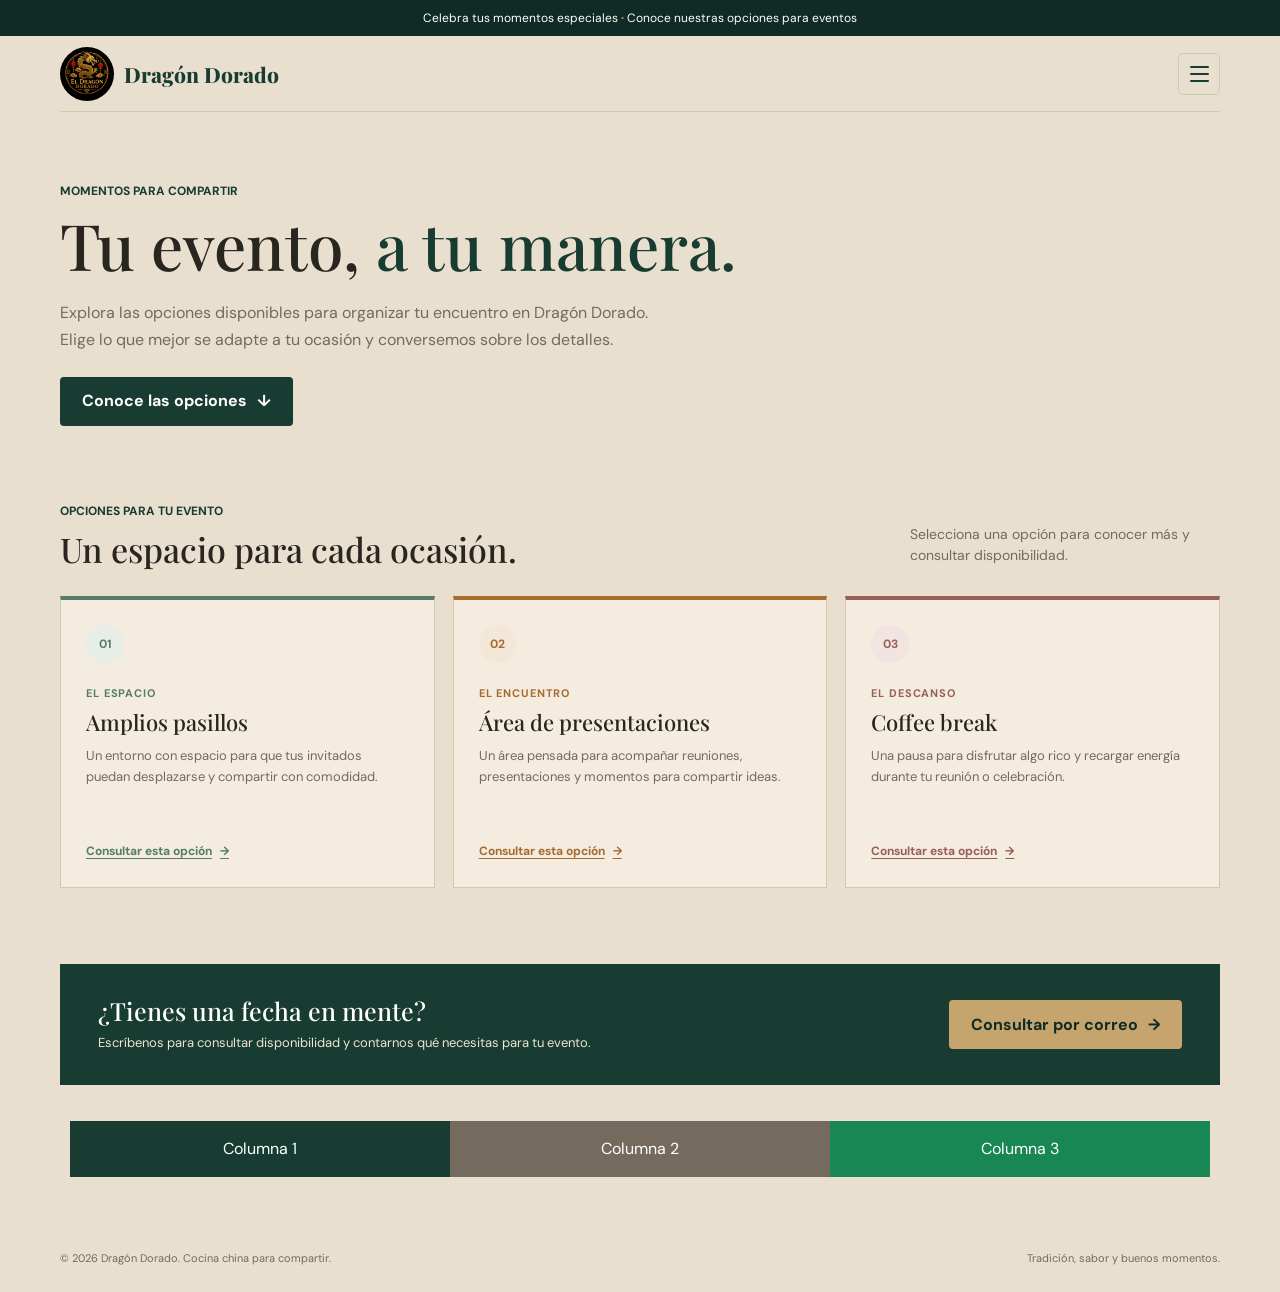
<file: eventos.html>
<!DOCTYPE html>
<html lang="es">
<head>
  <meta charset="UTF-8">
  <meta name="viewport" content="width=device-width, initial-scale=1.0">
  <meta name="description" content="Conoce las opciones de espacios y coffee break para tus eventos en Dragón Dorado.">
  <meta name="theme-color" content="#e9dfcf">
  <title>Eventos | Dragón Dorado</title>
  <link href="https://cdn.jsdelivr.net/npm/bootstrap@5.3.3/dist/css/bootstrap.min.css" rel="stylesheet">
  <link rel="preconnect" href="https://fonts.googleapis.com">
  <link rel="preconnect" href="https://fonts.gstatic.com" crossorigin>
  <link href="https://fonts.googleapis.com/css2?family=DM+Sans:wght@400;500;600;700&family=Playfair+Display:wght@500;600;700;800&display=swap" rel="stylesheet">
  <link rel="stylesheet" href="styles.css">
</head>
<body>
  <div class="announcement">Celebra tus momentos especiales <strong class="text-warning">·</strong> Conoce nuestras opciones para eventos</div>
  <header class="wrap nav">
    <a class="brand text-primary" href="index.html#inicio" aria-label="Dragón Dorado, inicio"><img class="brand-logo" src="media/logo.png" alt=""> Dragón Dorado</a>
    <button class="nav-toggle" type="button" aria-label="Abrir menú de navegación" aria-expanded="false" aria-controls="primary-navigation">
      <span></span><span></span><span></span>
    </button>
    <nav class="nav-links" id="primary-navigation" aria-label="Navegación principal">
      <a href="index.html#inicio">Inicio</a>
      <a href="carta.html">Carta</a>
      <a href="userexperience.html">Encuesta</a>
      <a href="profile.html">Perfil</a>
      <a href="pedido.html">Hacer pedido</a>
      <a href="eventos.html" aria-current="page">Eventos</a>
      <details class="nav-event-dropdown">
        <summary>Opciones para tu evento</summary>
        <div class="nav-event-options">
          <a class="nav-option-pasillos" href="#pasillos">Amplios pasillos</a>
          <a class="nav-option-presentaciones" href="#presentaciones">Área de presentaciones</a>
          <a class="nav-option-coffee" href="#coffee-break">Coffee break</a>
        </div>
      </details>
      <a href="index.html#galeria">Galería</a>
      <a href="index.html#contacto">Ubicación y reservas</a>
    </nav>
  </header>

  <main>
    <section class="wrap events-hero" aria-labelledby="events-title">
      <p class="eyebrow text-primary">Momentos para compartir</p>
      <h1 id="events-title">Tu evento, <span>a tu manera.</span></h1>
      <p class="events-intro">Explora las opciones disponibles para organizar tu encuentro en Dragón Dorado. Elige lo que mejor se adapte a tu ocasión y conversemos sobre los detalles.</p>
      <a class="button-primary" href="#opciones">Conoce las opciones <span aria-hidden="true">↓</span></a>
    </section>

    <section class="wrap events-section" id="opciones" aria-labelledby="options-title">
      <div class="section-heading">
        <div><p class="eyebrow text-primary">Opciones para tu evento</p><h2 id="options-title">Un espacio para cada ocasión.</h2></div>
        <p>Selecciona una opción para conocer más y consultar disponibilidad.</p>
      </div>
      <div class="event-options-grid">
        <article class="event-option event-option-pasillos" id="pasillos">
          <span class="event-option-number" aria-hidden="true">01</span>
          <p class="event-option-label">El espacio</p>
          <h3>Amplios pasillos</h3>
          <p>Un entorno con espacio para que tus invitados puedan desplazarse y compartir con comodidad.</p>
          <a href="mailto:hola@dragondorado.example?subject=Consulta%20sobre%20eventos%20-%20Amplios%20pasillos">Consultar esta opción <span aria-hidden="true">→</span></a>
        </article>
        <article class="event-option event-option-presentaciones" id="presentaciones">
          <span class="event-option-number" aria-hidden="true">02</span>
          <p class="event-option-label">El encuentro</p>
          <h3>Área de presentaciones</h3>
          <p>Un área pensada para acompañar reuniones, presentaciones y momentos para compartir ideas.</p>
          <a href="mailto:hola@dragondorado.example?subject=Consulta%20sobre%20eventos%20-%20%C3%81rea%20de%20presentaciones">Consultar esta opción <span aria-hidden="true">→</span></a>
        </article>
        <article class="event-option event-option-coffee" id="coffee-break">
          <span class="event-option-number" aria-hidden="true">03</span>
          <p class="event-option-label">El descanso</p>
          <h3>Coffee break</h3>
          <p>Una pausa para disfrutar algo rico y recargar energía durante tu reunión o celebración.</p>
          <a href="mailto:hola@dragondorado.example?subject=Consulta%20sobre%20eventos%20-%20Coffee%20break">Consultar esta opción <span aria-hidden="true">→</span></a>
        </article>
      </div>
    </section>

    <section class="wrap events-contact closing" aria-labelledby="events-contact-title">
      <div>
        <h2 id="events-contact-title">¿Tienes una fecha en mente?</h2>
        <p>Escríbenos para consultar disponibilidad y contarnos qué necesitas para tu evento.</p>
      </div>
      <a class="button-primary" href="mailto:hola@dragondorado.example?subject=Consulta%20para%20un%20evento">Consultar por correo <span aria-hidden="true">→</span></a>
    </section>
    <section class="responsive-grid-example" aria-label="Ejemplo de columnas responsivas">
      <div class="container">
        <div class="row">
          <div class="col-12 col-md-6 col-lg-4 col-xl-4 bg-primary text-white text-center p-3">Columna 1</div>
          <div class="col-12 col-md-6 col-lg-4 col-xl-4 bg-secondary text-white text-center p-3">Columna 2</div>
          <div class="col-12 col-md-12 col-lg-4 col-xl-4 bg-success text-white text-center p-3">Columna 3</div>
        </div>
      </div>
    </section>
  </main>

  <footer class="wrap"><span>© 2026 Dragón Dorado. Cocina china para compartir.</span><span>Tradición, sabor y buenos momentos.</span></footer>
  <script src="animacion.js"></script>
</body>
</html>
</file>
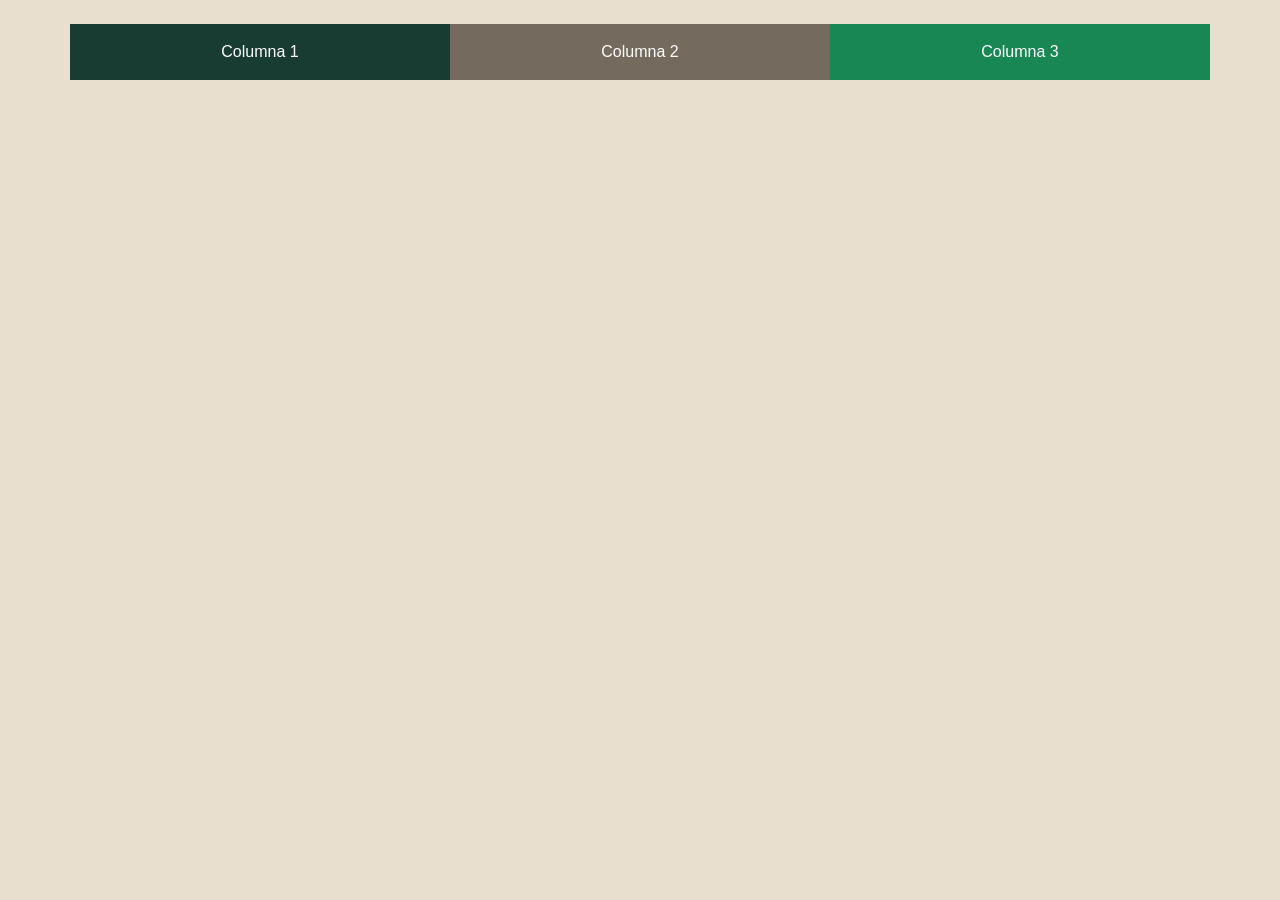
<file: info.html>
<!DOCTYPE html>
<html lang="es">
<head>
  <meta charset="UTF-8">
  <meta name="viewport" content="width=device-width, initial-scale=1.0">
  <title>Información | Dragón Dorado</title>
  <link href="https://cdn.jsdelivr.net/npm/bootstrap@5.3.3/dist/css/bootstrap.min.css" rel="stylesheet">
  <link rel="stylesheet" href="styles.css">
</head>
<body>
  <main class="wrap">
    <section class="responsive-grid-example" aria-label="Ejemplo de columnas responsivas">
      <div class="container">
        <div class="row">
          <div class="col-12 col-md-6 col-lg-4 col-xl-4 bg-primary text-white text-center p-3">Columna 1</div>
          <div class="col-12 col-md-6 col-lg-4 col-xl-4 bg-secondary text-white text-center p-3">Columna 2</div>
          <div class="col-12 col-md-12 col-lg-4 col-xl-4 bg-success text-white text-center p-3">Columna 3</div>
        </div>
      </div>
    </section>
  </main>
</body>
</html>
</file>
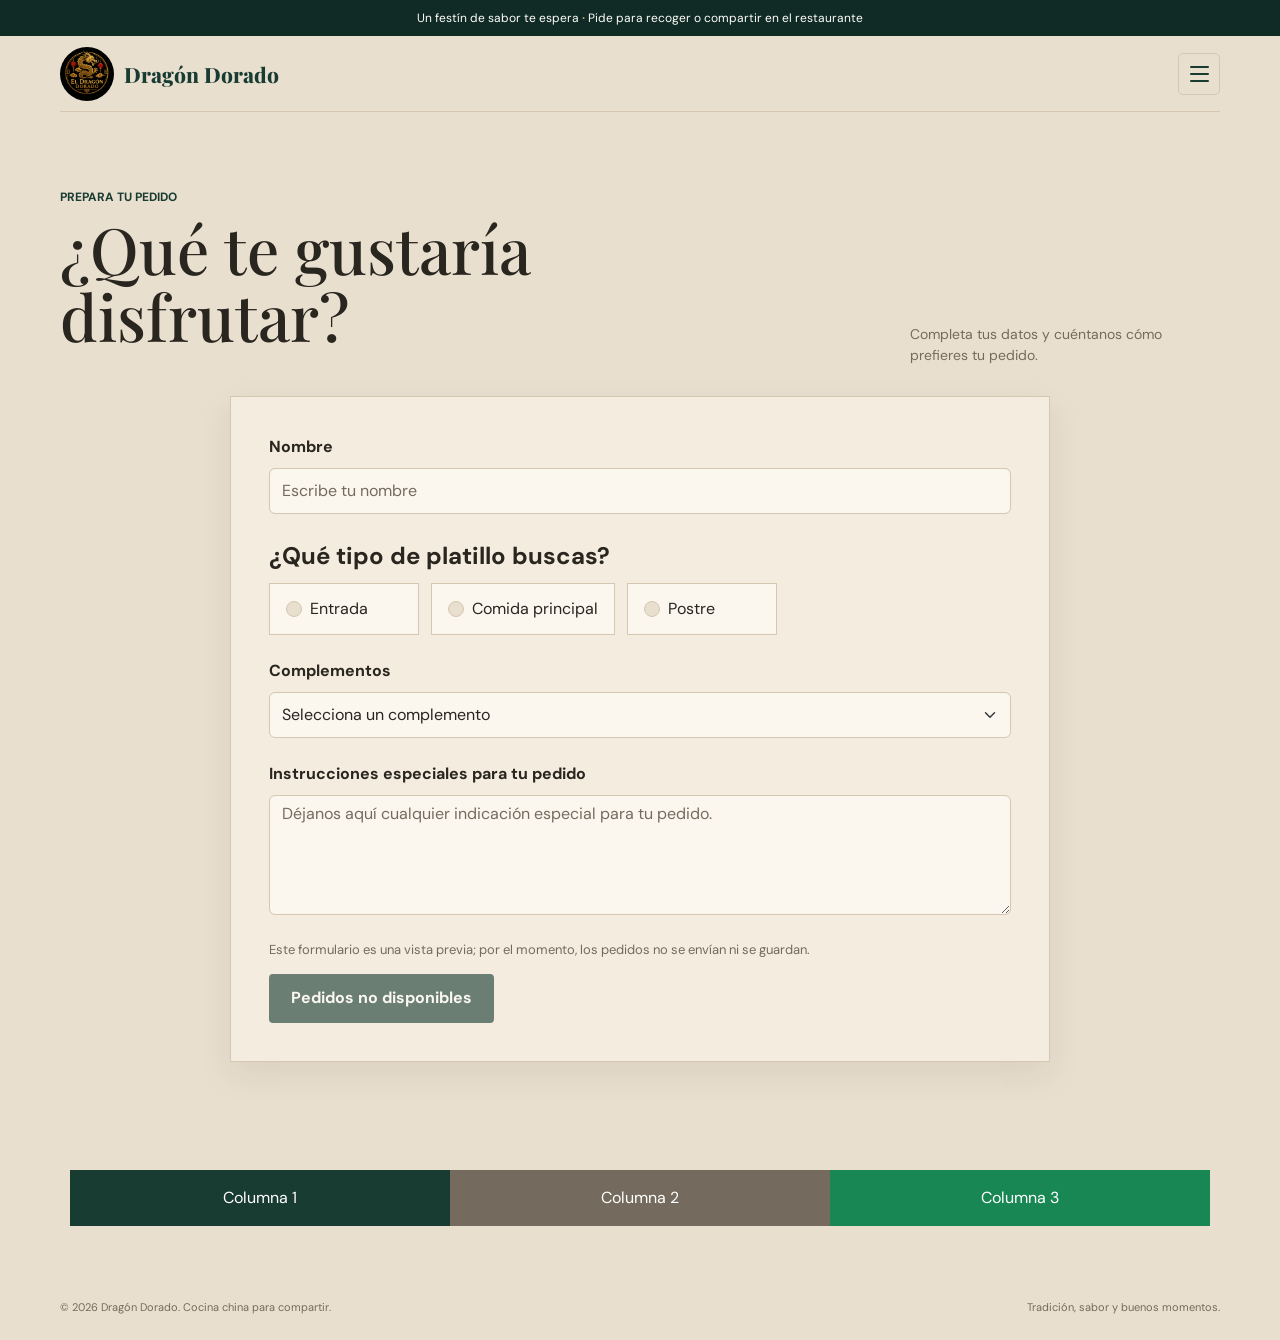
<file: pedido.html>
<!DOCTYPE html>
<!--
  Formulario de vista previa para preparar un pedido.
  Secciones: anuncio y navegación; selección de categoría y complementos;
  instrucciones especiales y aviso de que los pedidos no se guardan; pie de página.
  animacion.js controla el menú de navegación.
-->
<html lang="es">
<head>
  <meta charset="UTF-8">
  <meta name="viewport" content="width=device-width, initial-scale=1.0">
  <meta name="description" content="Prepara tu pedido de comida en Dragón Dorado.">
  <meta name="author" content="Dragón Dorado">
  <meta name="theme-color" content="#e9dfcf">
  <title>Hacer pedido | Dragón Dorado</title>
  <link href="https://cdn.jsdelivr.net/npm/bootstrap@5.3.3/dist/css/bootstrap.min.css" rel="stylesheet">
  <link rel="preconnect" href="https://fonts.googleapis.com">
  <link rel="preconnect" href="https://fonts.gstatic.com" crossorigin>
  <link href="https://fonts.googleapis.com/css2?family=DM+Sans:wght@400;500;600;700&family=Playfair+Display:wght@500;600;700;800&display=swap" rel="stylesheet">
  <link rel="stylesheet" href="styles.css">
</head>
<body>
  <div class="announcement">Un festín de sabor te espera <strong class="text-warning">·</strong> Pide para recoger o compartir en el restaurante</div>
  <header class="wrap nav">
    <a class="brand text-primary" href="index.html#inicio" aria-label="Dragón Dorado, inicio"><img class="brand-logo" src="media/logo.png" alt=""> Dragón Dorado</a>
    <button class="nav-toggle" type="button" aria-label="Abrir menú de navegación" aria-expanded="false" aria-controls="primary-navigation">
      <span></span><span></span><span></span>
    </button>
    <nav class="nav-links" id="primary-navigation" aria-label="Navegación principal">
      <a href="index.html#inicio">Inicio</a>
      <a href="carta.html">Carta</a>
      <a href="userexperience.html">Encuesta</a>
      <a href="profile.html">Perfil</a>
      <a href="prueba.html">Prueba</a>
      <a href="responsivo.html">Responsivo</a>
      <a href="pedido.html" aria-current="page">Hacer pedido</a>
      <a href="eventos.html">Eventos</a>
      <details class="nav-event-dropdown">
        <summary>Opciones para tu evento</summary>
        <div class="nav-event-options">
          <a class="nav-option-pasillos" href="eventos.html#pasillos">Amplios pasillos</a>
          <a class="nav-option-presentaciones" href="eventos.html#presentaciones">Área de presentaciones</a>
          <a class="nav-option-coffee" href="eventos.html#coffee-break">Coffee break</a>
        </div>
      </details>
      <a href="index.html#contacto">Ubicación y reservas</a>
    </nav>
  </header>

  <main>
    <section class="wrap order-section" aria-labelledby="order-title">
      <div class="section-heading">
        <div>
          <p class="eyebrow text-primary">Prepara tu pedido</p>
          <h1 id="order-title">¿Qué te gustaría disfrutar?</h1>
        </div>
        <p class="text-secondary">Completa tus datos y cuéntanos cómo prefieres tu pedido.</p>
      </div>

      <form class="order-form" aria-describedby="order-note">
        <div class="order-field">
          <label class="form-label" for="customer-name">Nombre</label>
          <input class="form-control" type="text" id="customer-name" name="customer-name" autocomplete="name" placeholder="Escribe tu nombre" required>
        </div>

        <fieldset class="order-field">
          <legend class="form-label">¿Qué tipo de platillo buscas?</legend>
          <div class="order-category-options">
            <div class="form-check order-category-option">
              <input class="form-check-input" type="radio" name="food-category" id="category-starter" value="entrada" required>
              <label class="form-check-label" for="category-starter">Entrada</label>
            </div>
            <div class="form-check order-category-option">
              <input class="form-check-input" type="radio" name="food-category" id="category-main" value="plato-principal">
              <label class="form-check-label" for="category-main">Comida principal</label>
            </div>
            <div class="form-check order-category-option">
              <input class="form-check-input" type="radio" name="food-category" id="category-dessert" value="postre">
              <label class="form-check-label" for="category-dessert">Postre</label>
            </div>
          </div>
        </fieldset>

        <div class="order-field">
          <label class="form-label" for="order-complement">Complementos</label>
          <select class="form-select" id="order-complement" name="order-complement" required>
            <option value="" selected disabled>Selecciona un complemento</option>
            <option value="arroz">Arroz al vapor</option>
            <option value="vegetales">Vegetales salteados</option>
            <option value="salsa-agridulce">Salsa agridulce</option>
            <option value="salsa-teriyaki">Salsa teriyaki</option>
            <option value="sin-complemento">Sin complemento</option>
          </select>
        </div>

        <div class="order-field">
          <label class="form-label" for="order-instructions">Instrucciones especiales para tu pedido</label>
          <textarea class="form-control" id="order-instructions" name="order-instructions" rows="4" placeholder="Déjanos aquí cualquier indicación especial para tu pedido."></textarea>
        </div>

        <p class="survey-note" id="order-note">Este formulario es una vista previa; por el momento, los pedidos no se envían ni se guardan.</p>
        <button class="button-primary survey-submit" type="button" disabled>Pedidos no disponibles</button>
      </form>
    </section>
    <section class="responsive-grid-example" aria-label="Ejemplo de columnas responsivas">
      <div class="container">
        <div class="row">
          <div class="col-12 col-md-6 col-lg-4 col-xl-4 bg-primary text-white text-center p-3">Columna 1</div>
          <div class="col-12 col-md-6 col-lg-4 col-xl-4 bg-secondary text-white text-center p-3">Columna 2</div>
          <div class="col-12 col-md-12 col-lg-4 col-xl-4 bg-success text-white text-center p-3">Columna 3</div>
        </div>
      </div>
    </section>
  </main>

  <footer class="wrap"><span>© 2026 Dragón Dorado. Cocina china para compartir.</span><span>Tradición, sabor y buenos momentos.</span></footer>
  <script src="animacion.js"></script>
</body>
</html>
</file>
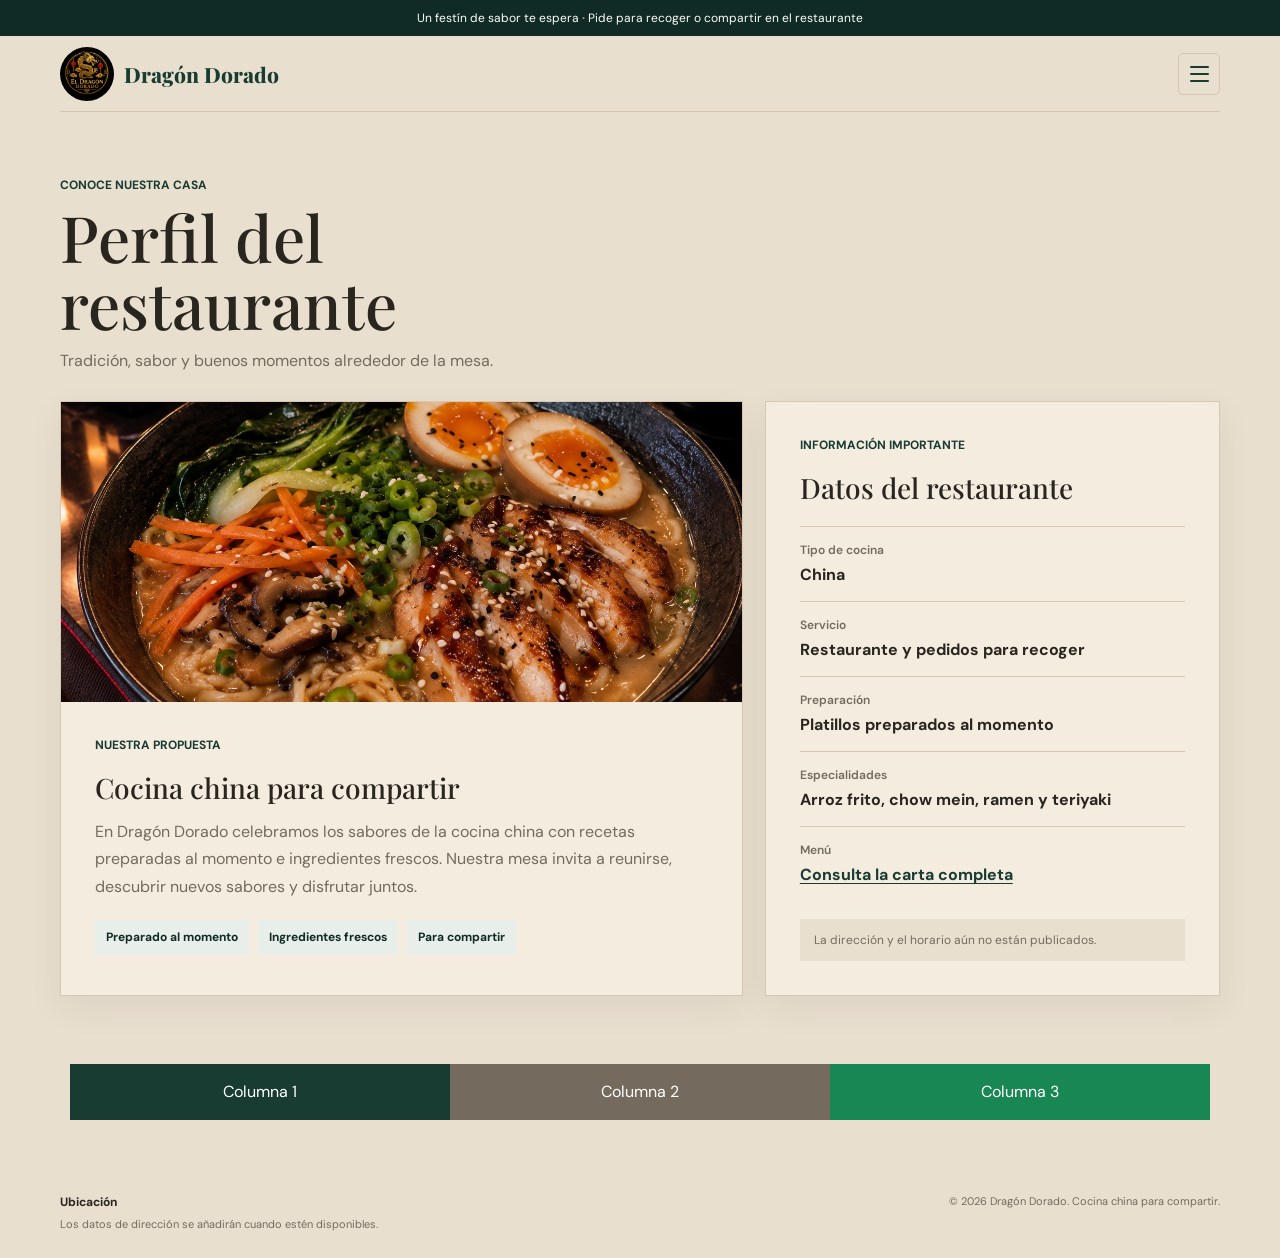
<file: profile.html>
<!DOCTYPE html>
<!--
  Perfil del restaurante Dragón Dorado.
  Secciones: anuncio y menú de navegación; encabezado de página;
  perfil y propuesta gastronómica; datos importantes del restaurante;
  ubicación y copyright en el pie de página.
-->
<html lang="es">
<head>
  <meta charset="UTF-8">
  <meta name="viewport" content="width=device-width, initial-scale=1.0">
  <meta name="description" content="Conoce el perfil, la propuesta gastronómica y los datos de Dragón Dorado.">
  <meta name="author" content="Dragón Dorado">
  <meta name="theme-color" content="#e9dfcf">
  <title>Perfil del restaurante | Dragón Dorado</title>
  <link href="https://cdn.jsdelivr.net/npm/bootstrap@5.3.3/dist/css/bootstrap.min.css" rel="stylesheet">
  <link rel="preconnect" href="https://fonts.googleapis.com">
  <link rel="preconnect" href="https://fonts.gstatic.com" crossorigin>
  <link href="https://fonts.googleapis.com/css2?family=DM+Sans:wght@400;500;600;700&family=Playfair+Display:wght@500;600;700;800&display=swap" rel="stylesheet">
  <link rel="stylesheet" href="styles.css">
</head>
<body>
  <div class="announcement">Un festín de sabor te espera <strong class="text-warning">·</strong> Pide para recoger o compartir en el restaurante</div>

  <header class="wrap nav">
    <a class="brand text-primary" href="index.html#inicio" aria-label="Dragón Dorado, inicio"><img class="brand-logo" src="media/logo.png" alt=""> Dragón Dorado</a>
    <button class="nav-toggle" type="button" aria-label="Abrir menú de navegación" aria-expanded="false" aria-controls="primary-navigation">
      <span></span><span></span><span></span>
    </button>
    <nav class="nav-links" id="primary-navigation" aria-label="Navegación principal">
      <a href="index.html#inicio">Inicio</a>
      <a href="carta.html">Carta</a>
      <a href="pedido.html">Hacer pedido</a>
      <a href="userexperience.html">Encuesta</a>
      <a href="profile.html" aria-current="page">Perfil</a>
      <a href="prueba.html">Prueba</a>
      <a href="responsivo.html">Responsivo</a>
      <a href="eventos.html">Eventos</a>
      <details class="nav-event-dropdown">
        <summary>Opciones para tu evento</summary>
        <div class="nav-event-options">
          <a class="nav-option-pasillos" href="eventos.html#pasillos">Amplios pasillos</a>
          <a class="nav-option-presentaciones" href="eventos.html#presentaciones">Área de presentaciones</a>
          <a class="nav-option-coffee" href="eventos.html#coffee-break">Coffee break</a>
        </div>
      </details>
      <a href="index.html#contacto">Ubicación y reservas</a>
    </nav>
  </header>

  <main>
    <header class="wrap profile-heading">
      <p class="eyebrow text-primary">Conoce nuestra casa</p>
      <h1>Perfil del restaurante</h1>
      <p class="text-secondary">Tradición, sabor y buenos momentos alrededor de la mesa.</p>
    </header>

    <section class="wrap profile-grid" aria-label="Perfil y datos de Dragón Dorado">
      <article class="profile-card profile-story" aria-labelledby="profile-story-title">
        <img class="profile-image" src="media/sopa.png" alt="Sopa ramen preparada con fideos, huevo y vegetales">
        <div class="profile-card-body">
          <p class="eyebrow text-primary">Nuestra propuesta</p>
          <h2 id="profile-story-title">Cocina china para compartir</h2>
          <p>En Dragón Dorado celebramos los sabores de la cocina china con recetas preparadas al momento e ingredientes frescos. Nuestra mesa invita a reunirse, descubrir nuevos sabores y disfrutar juntos.</p>
          <div class="profile-highlights" aria-label="Características de nuestra cocina">
            <span>Preparado al momento</span>
            <span>Ingredientes frescos</span>
            <span>Para compartir</span>
          </div>
        </div>
      </article>

      <aside class="profile-card profile-facts" aria-labelledby="restaurant-facts-title">
        <p class="eyebrow text-primary">Información importante</p>
        <h2 id="restaurant-facts-title">Datos del restaurante</h2>
        <dl class="profile-facts-list">
          <div><dt>Tipo de cocina</dt><dd>China</dd></div>
          <div><dt>Servicio</dt><dd>Restaurante y pedidos para recoger</dd></div>
          <div><dt>Preparación</dt><dd>Platillos preparados al momento</dd></div>
          <div><dt>Especialidades</dt><dd>Arroz frito, chow mein, ramen y teriyaki</dd></div>
          <div><dt>Menú</dt><dd><a href="carta.html">Consulta la carta completa</a></dd></div>
        </dl>
        <p class="profile-location-note">La dirección y el horario aún no están publicados.</p>
      </aside>
    </section>
    <section class="responsive-grid-example" aria-label="Ejemplo de columnas responsivas">
      <div class="container">
        <div class="row">
          <div class="col-12 col-md-6 col-lg-4 col-xl-4 bg-primary text-white text-center p-3">Columna 1</div>
          <div class="col-12 col-md-6 col-lg-4 col-xl-4 bg-secondary text-white text-center p-3">Columna 2</div>
          <div class="col-12 col-md-12 col-lg-4 col-xl-4 bg-success text-white text-center p-3">Columna 3</div>
        </div>
      </div>
    </section>
  </main>

  <footer class="wrap profile-footer">
    <div>
      <strong>Ubicación</strong>
      <p>Los datos de dirección se añadirán cuando estén disponibles.</p>
    </div>
    <span>© 2026 Dragón Dorado. Cocina china para compartir.</span>
  </footer>

  <script src="animacion.js"></script>
</body>
</html>
</file>
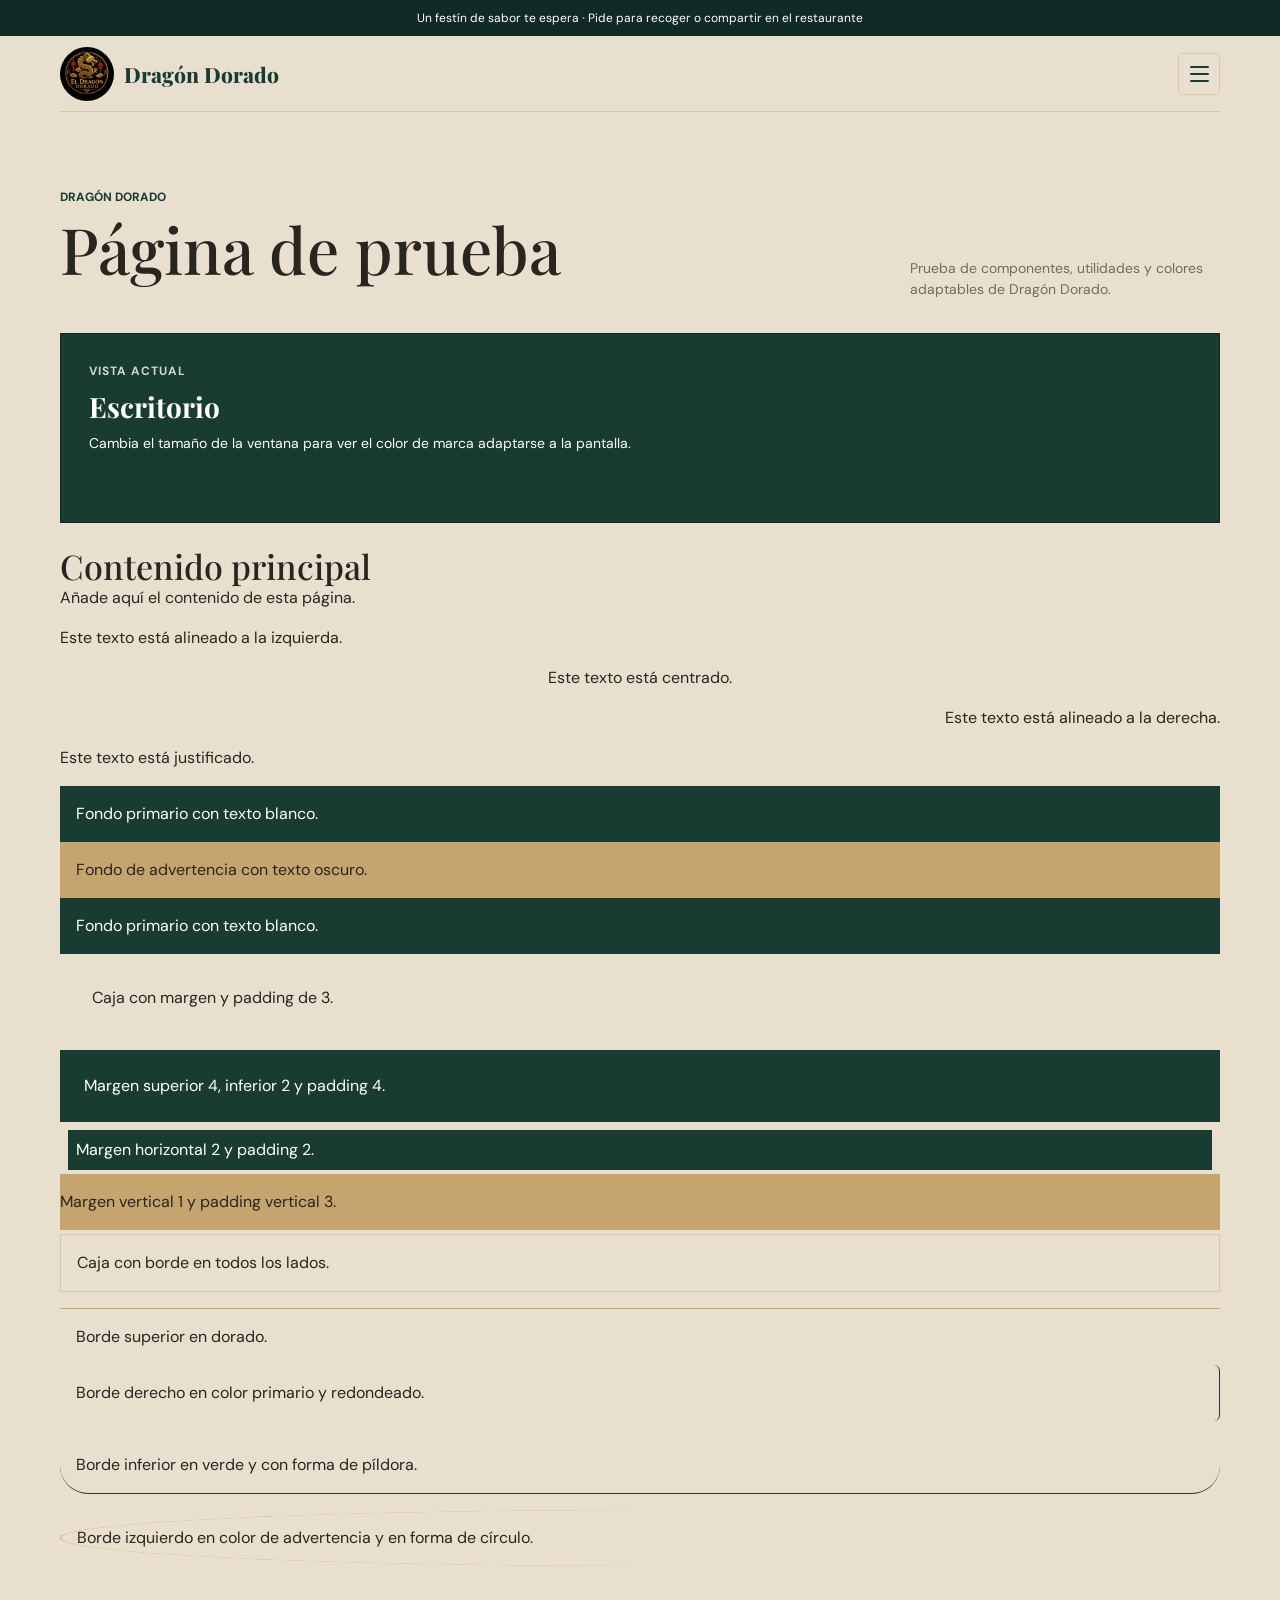
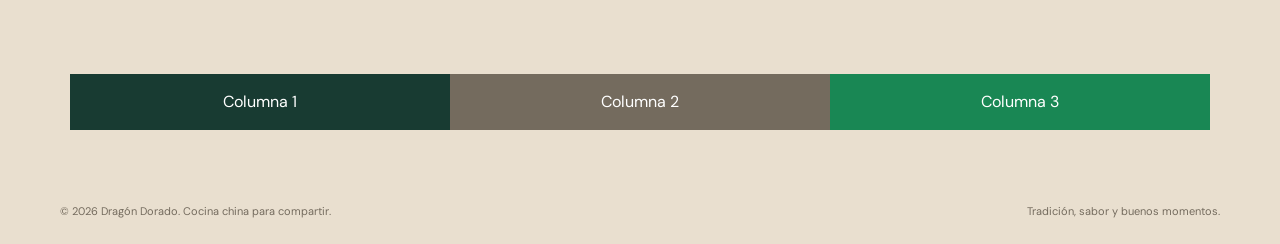
<file: prueba.html>
<!DOCTYPE html>
<!--
  Página de pruebas de componentes y utilidades de Bootstrap.
  Secciones: anuncio y navegación; demostración de color adaptable;
  ejemplos de alineación, fondos, márgenes, relleno y bordes; pie de página.
  animacion.js controla el menú de navegación.
-->
<html lang="es">
<head>
  <meta charset="UTF-8">
  <meta name="viewport" content="width=device-width, initial-scale=1.0">
  <meta name="description" content="Página de prueba de Dragón Dorado.">
  <meta name="author" content="Dragón Dorado">
  <meta name="theme-color" content="#e9dfcf">
  <title>Página de prueba | Dragón Dorado</title>
  <link href="https://cdn.jsdelivr.net/npm/bootstrap@5.3.3/dist/css/bootstrap.min.css" rel="stylesheet">
  <link rel="preconnect" href="https://fonts.googleapis.com">
  <link rel="preconnect" href="https://fonts.gstatic.com" crossorigin>
  <link href="https://fonts.googleapis.com/css2?family=DM+Sans:wght@400;500;600;700&family=Playfair+Display:wght@500;600;700;800&display=swap" rel="stylesheet">
  <link rel="stylesheet" href="styles.css">
</head>
<body>
  <div class="announcement">Un festín de sabor te espera <strong class="text-warning">·</strong> Pide para recoger o compartir en el restaurante</div>

  <header class="wrap nav">
    <a class="brand text-primary" href="index.html#inicio" aria-label="Dragón Dorado, inicio"><img class="brand-logo" src="media/logo.png" alt=""> Dragón Dorado</a>
    <button class="nav-toggle" type="button" aria-label="Abrir menú de navegación" aria-expanded="false" aria-controls="primary-navigation">
      <span></span><span></span><span></span>
    </button>
    <nav class="nav-links" id="primary-navigation" aria-label="Navegación principal">
      <a href="index.html#inicio">Inicio</a>
      <a href="carta.html">Carta</a>
      <a href="userexperience.html">Encuesta</a>
      <a href="profile.html">Perfil</a>
      <a href="prueba.html" aria-current="page">Prueba</a>
      <a href="responsivo.html">Responsivo</a>
      <a href="pedido.html">Hacer pedido</a>
      <a href="eventos.html">Eventos</a>
      <details class="nav-event-dropdown">
        <summary>Opciones para tu evento</summary>
        <div class="nav-event-options">
          <a class="nav-option-pasillos" href="eventos.html#pasillos">Amplios pasillos</a>
          <a class="nav-option-presentaciones" href="eventos.html#presentaciones">Área de presentaciones</a>
          <a class="nav-option-coffee" href="eventos.html#coffee-break">Coffee break</a>
        </div>
      </details>
      <a href="index.html#galeria">Galería</a>
      <a href="index.html#contacto">Ubicación y reservas</a>
    </nav>
  </header>

  <main>
    <section class="wrap survey-section" aria-labelledby="page-title">
      <div class="section-heading">
        <div>
          <p class="eyebrow text-primary">Dragón Dorado</p>
          <h1 id="page-title">Página de prueba</h1>
        </div>
        <p class="text-secondary">Prueba de componentes, utilidades y colores adaptables de Dragón Dorado.</p>
      </div>

      <section class="responsive-demo" aria-labelledby="responsive-demo-title">
        <p class="responsive-demo-label">Vista actual</p>
        <h2 id="responsive-demo-title" class="responsive-demo-title">
          <span class="responsive-label-mobile">Móvil</span>
          <span class="responsive-label-tablet">Tableta</span>
          <span class="responsive-label-desktop">Escritorio</span>
        </h2>
        <p class="responsive-demo-copy">Cambia el tamaño de la ventana para ver el color de marca adaptarse a la pantalla.</p>
      </section>

      <section aria-labelledby="content-title">
        <h2 id="content-title">Contenido principal</h2>
        <p>Añade aquí el contenido de esta página.</p>
        <p class="text-start">Este texto está alineado a la izquierda.</p>
        <p class="text-center">Este texto está centrado.</p>
        <p class="text-end">Este texto está alineado a la derecha.</p>
        <p class="text-justify">Este texto está justificado.</p>
        <div class="bg-primary text-white p-3">
          Fondo primario con texto blanco.
        </div>
        <div class="bg-warning text-dark p-3">
          Fondo de advertencia con texto oscuro.
        </div>
        <div class="bg-primary text-white p-3">
          Fondo primario con texto blanco.
        </div>
        <div class="bg-light m-3 p-3">
          Caja con margen y padding de 3.
        </div>
        <div class="bg-primary text-white mt-4 mb-2 p-4">
          Margen superior 4, inferior 2 y padding 4.
        </div>
        <div class="bg-primary text-white mx-2 p-2">
          Margen horizontal 2 y padding 2.
        </div>
        <div class="bg-warning text-dark my-1 py-3">
          Margen vertical 1 y padding vertical 3.
        </div>
        <div class="border p-3">
          Caja con borde en todos los lados.
        </div>
        <div class="border-top border-warning mt-3 p-3">
          Borde superior en dorado.
        </div>
        <div class="border-end border-primary p-3 rounded-end">
          Borde derecho en color primario y redondeado.
        </div>
        <div class="border-bottom border-primary mt-3 p-3 rounded-pill">
          Borde inferior en verde y con forma de píldora.
        </div>
        <div class="border-start border-warning mt-3 p-3 rounded-circle">
          Borde izquierdo en color de advertencia y en forma de círculo.
        </div>
      </section>
    </section>
    <section class="responsive-grid-example" aria-label="Ejemplo de columnas responsivas">
      <div class="container">
        <div class="row">
          <div class="col-12 col-md-6 col-lg-4 col-xl-4 bg-primary text-white text-center p-3">Columna 1</div>
          <div class="col-12 col-md-6 col-lg-4 col-xl-4 bg-secondary text-white text-center p-3">Columna 2</div>
          <div class="col-12 col-md-12 col-lg-4 col-xl-4 bg-success text-white text-center p-3">Columna 3</div>
        </div>
      </div>
    </section>
  </main>

  <footer class="wrap">
    <span>© 2026 Dragón Dorado. Cocina china para compartir.</span>
    <span>Tradición, sabor y buenos momentos.</span>
  </footer>

  <script src="animacion.js"></script>
</body>
</html>
</file>
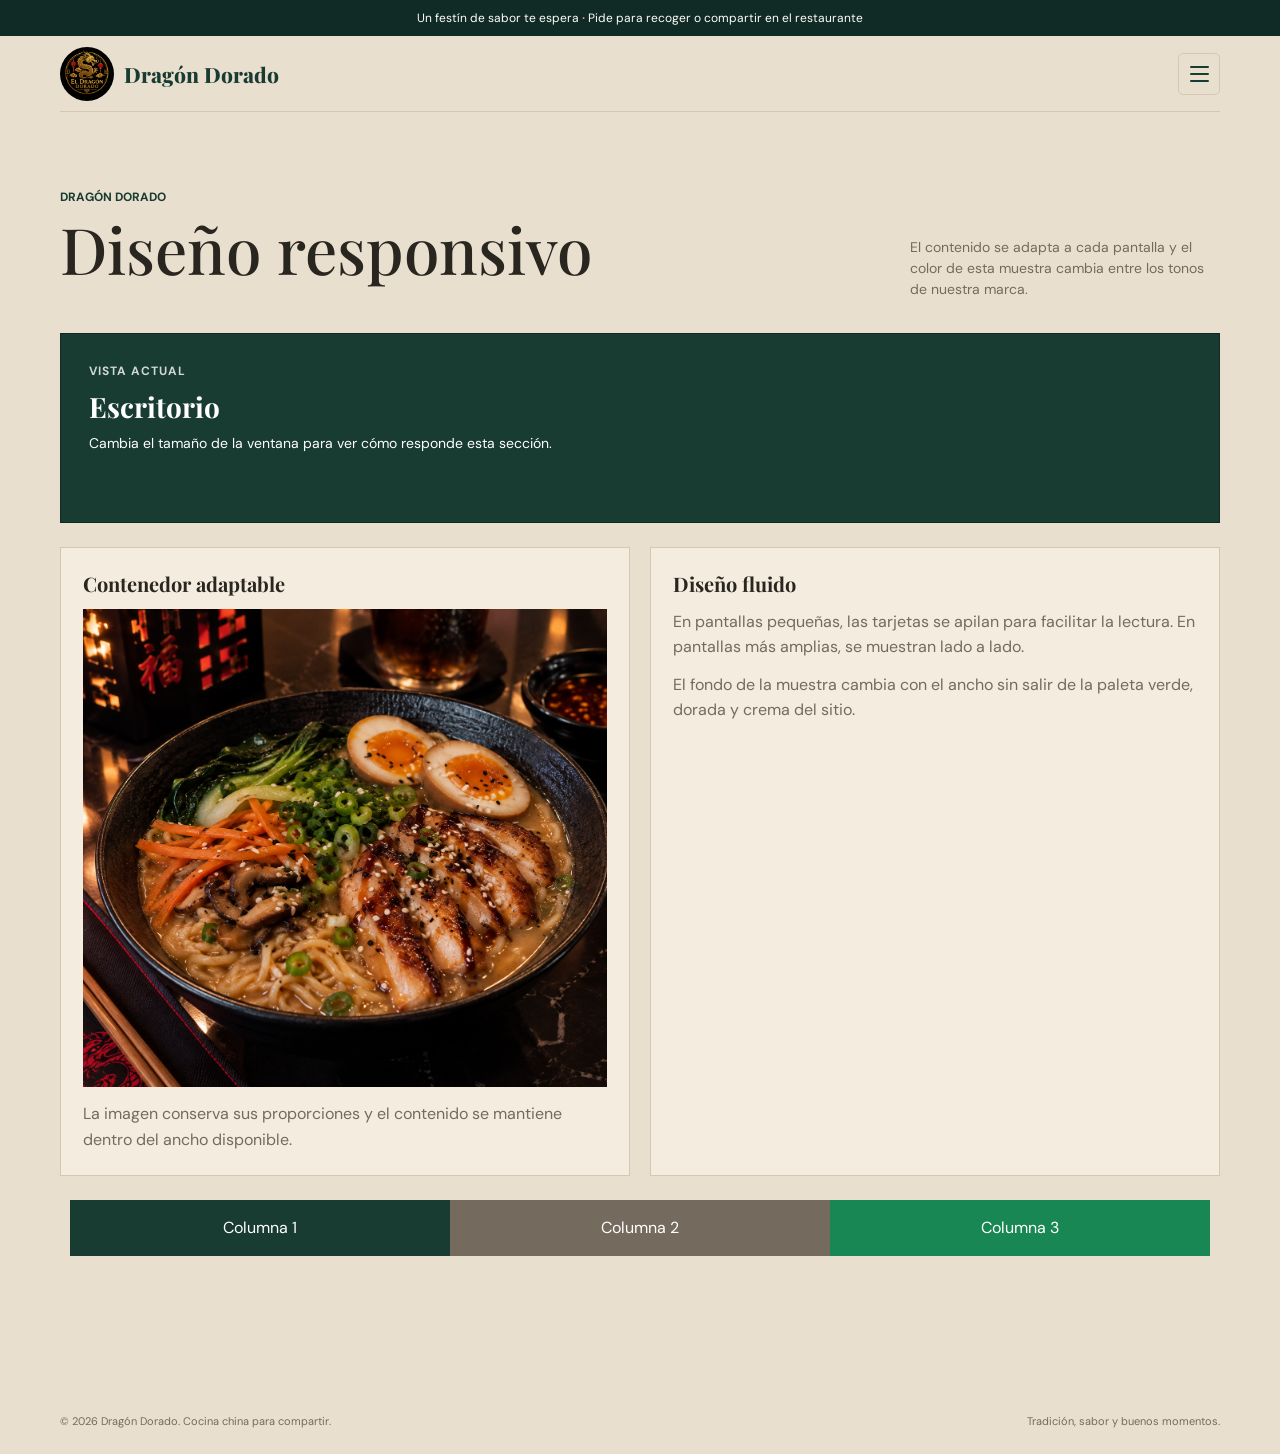
<file: responsivo.html>
<!DOCTYPE html>
<!--
  Demostración de diseño adaptable con la paleta del sitio.
  Secciones: anuncio y navegación; muestra de color por tamaño de pantalla;
  tarjetas con contenido fluido; pie de página.
  animacion.js controla el menú de navegación.
-->
<html lang="es">
<head>
  <meta charset="UTF-8">
  <meta name="viewport" content="width=device-width, initial-scale=1.0">
  <meta name="description" content="Prueba de diseño adaptable con los colores de Dragón Dorado.">
  <meta name="author" content="Dragón Dorado">
  <meta name="theme-color" content="#e9dfcf">
  <title>Diseño responsivo | Dragón Dorado</title>
  <link href="https://cdn.jsdelivr.net/npm/bootstrap@5.3.3/dist/css/bootstrap.min.css" rel="stylesheet">
  <link rel="preconnect" href="https://fonts.googleapis.com">
  <link rel="preconnect" href="https://fonts.gstatic.com" crossorigin>
  <link href="https://fonts.googleapis.com/css2?family=DM+Sans:wght@400;500;600;700&family=Playfair+Display:wght@500;600;700;800&display=swap" rel="stylesheet">
  <link rel="stylesheet" href="styles.css">
</head>
<body>
  <div class="announcement">Un festín de sabor te espera <strong class="text-warning">·</strong> Pide para recoger o compartir en el restaurante</div>

  <header class="wrap nav">
    <a class="brand text-primary" href="index.html#inicio" aria-label="Dragón Dorado, inicio"><img class="brand-logo" src="media/logo.png" alt=""> Dragón Dorado</a>
    <button class="nav-toggle" type="button" aria-label="Abrir menú de navegación" aria-expanded="false" aria-controls="primary-navigation">
      <span></span><span></span><span></span>
    </button>
    <nav class="nav-links" id="primary-navigation" aria-label="Navegación principal">
      <a href="index.html#inicio">Inicio</a>
      <a href="carta.html">Carta</a>
      <a href="userexperience.html">Encuesta</a>
      <a href="profile.html">Perfil</a>
      <a href="prueba.html">Prueba</a>
      <a href="responsivo.html" aria-current="page">Responsivo</a>
      <a href="pedido.html">Hacer pedido</a>
      <a href="eventos.html">Eventos</a>
      <details class="nav-event-dropdown">
        <summary>Opciones para tu evento</summary>
        <div class="nav-event-options">
          <a class="nav-option-pasillos" href="eventos.html#pasillos">Amplios pasillos</a>
          <a class="nav-option-presentaciones" href="eventos.html#presentaciones">Área de presentaciones</a>
          <a class="nav-option-coffee" href="eventos.html#coffee-break">Coffee break</a>
        </div>
      </details>
      <a href="index.html#galeria">Galería</a>
      <a href="index.html#contacto">Ubicación y reservas</a>
    </nav>
  </header>

  <main class="wrap survey-section">
    <div class="section-heading">
      <div>
        <p class="eyebrow text-primary">Dragón Dorado</p>
        <h1>Diseño responsivo</h1>
      </div>
      <p class="text-secondary">El contenido se adapta a cada pantalla y el color de esta muestra cambia entre los tonos de nuestra marca.</p>
    </div>

    <section class="responsive-demo" aria-labelledby="responsive-demo-title">
      <p class="responsive-demo-label">Vista actual</p>
      <h2 id="responsive-demo-title" class="responsive-demo-title">
        <span class="responsive-label-mobile">Móvil</span>
        <span class="responsive-label-tablet">Tableta</span>
        <span class="responsive-label-desktop">Escritorio</span>
      </h2>
      <p class="responsive-demo-copy">Cambia el tamaño de la ventana para ver cómo responde esta sección.</p>
    </section>

    <div class="responsive-layout">
      <section class="responsive-card">
        <h2>Contenedor adaptable</h2>
        <img src="media/sopa.png" alt="Sopa ramen con verduras y huevo" loading="lazy">
        <p>La imagen conserva sus proporciones y el contenido se mantiene dentro del ancho disponible.</p>
      </section>
      <section class="responsive-card">
        <h2>Diseño fluido</h2>
        <p>En pantallas pequeñas, las tarjetas se apilan para facilitar la lectura. En pantallas más amplias, se muestran lado a lado.</p>
        <p>El fondo de la muestra cambia con el ancho sin salir de la paleta verde, dorada y crema del sitio.</p>
      </section>
    </div>
    <section class="responsive-grid-example" aria-label="Ejemplo de columnas responsivas">
      <div class="container">
        <div class="row">
          <div class="col-12 col-md-6 col-lg-4 col-xl-4 bg-primary text-white text-center p-3">Columna 1</div>
          <div class="col-12 col-md-6 col-lg-4 col-xl-4 bg-secondary text-white text-center p-3">Columna 2</div>
          <div class="col-12 col-md-12 col-lg-4 col-xl-4 bg-success text-white text-center p-3">Columna 3</div>
        </div>
      </div>
    </section>
  </main>

  <footer class="wrap">
    <span>© 2026 Dragón Dorado. Cocina china para compartir.</span>
    <span>Tradición, sabor y buenos momentos.</span>
  </footer>

  <script src="animacion.js"></script>
</body>
</html>
</file>
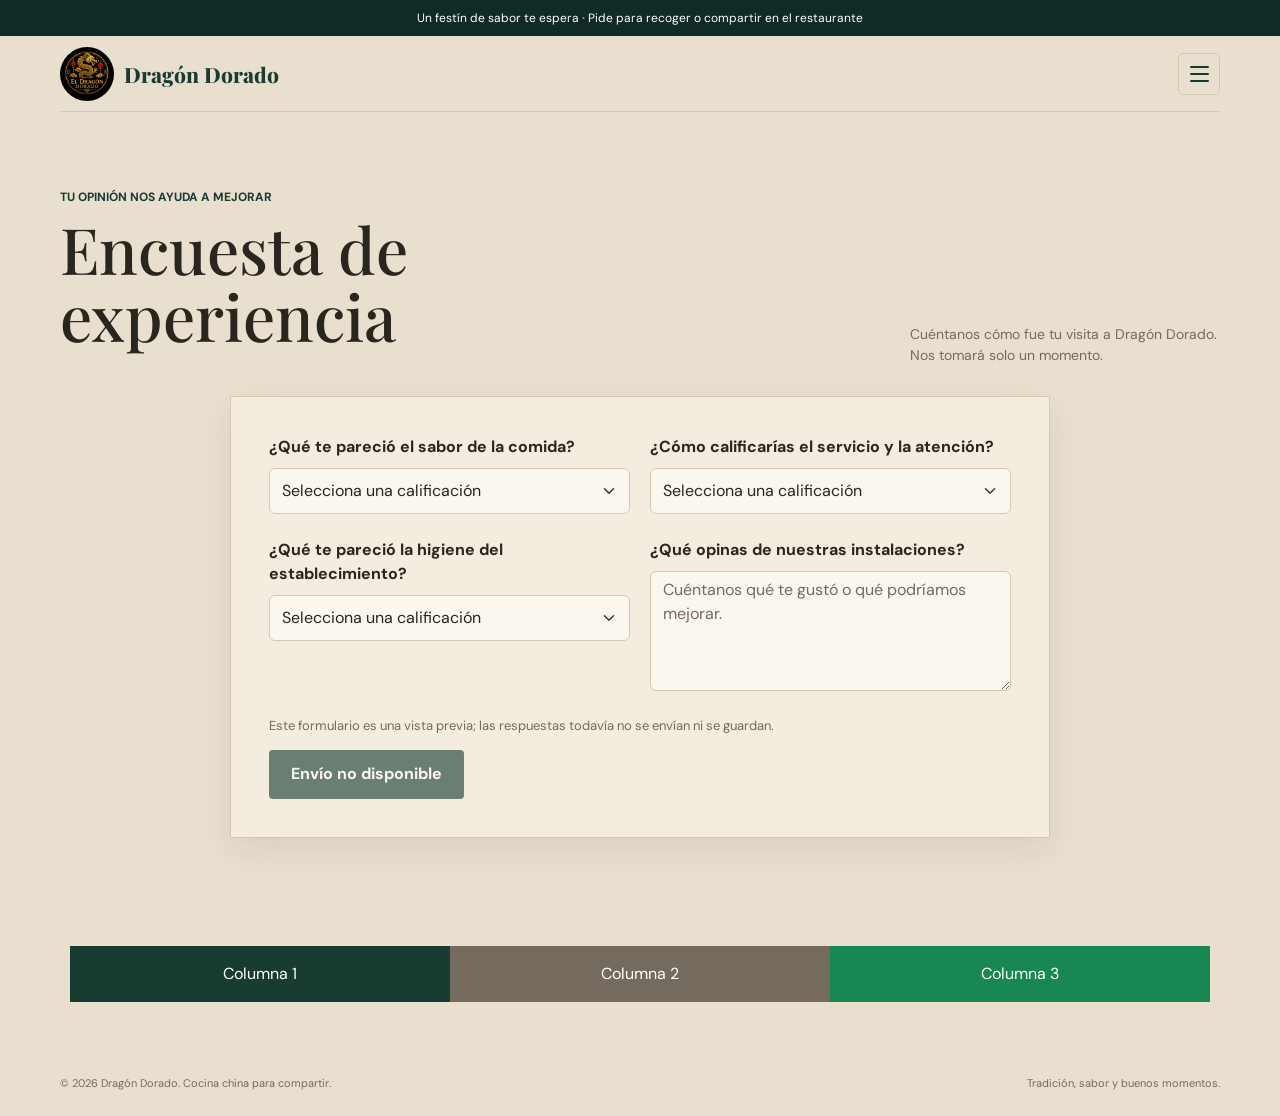
<file: userexperience.html>
<!DOCTYPE html>
<!--
  Encuesta sobre la experiencia en Dragón Dorado.
  Secciones: anuncio y navegación; calificaciones de comida, servicio e higiene;
  comentarios sobre las instalaciones; aviso de vista previa y pie de página.
  animacion.js controla el menú de navegación.
-->
<html lang="es">
<head>
  <meta charset="UTF-8">
  <meta name="viewport" content="width=device-width, initial-scale=1.0">
  <meta name="description" content="Comparte tu opinión sobre la comida, el servicio, la higiene y las instalaciones de Dragón Dorado.">
  <meta name="author" content="Dragón Dorado">
  <meta name="theme-color" content="#e9dfcf">
  <title>Encuesta de experiencia | Dragón Dorado</title>
  <link href="https://cdn.jsdelivr.net/npm/bootstrap@5.3.3/dist/css/bootstrap.min.css" rel="stylesheet">
  <link rel="preconnect" href="https://fonts.googleapis.com">
  <link rel="preconnect" href="https://fonts.gstatic.com" crossorigin>
  <link href="https://fonts.googleapis.com/css2?family=DM+Sans:wght@400;500;600;700&family=Playfair+Display:wght@500;600;700;800&display=swap" rel="stylesheet">
  <link rel="stylesheet" href="styles.css">
</head>
<body>
  <div class="announcement">Un festín de sabor te espera <strong class="text-warning">·</strong> Pide para recoger o compartir en el restaurante</div>
  <header class="wrap nav">
    <a class="brand text-primary" href="index.html#inicio" aria-label="Dragón Dorado, inicio"><img class="brand-logo" src="media/logo.png" alt=""> Dragón Dorado</a>
    <button class="nav-toggle" type="button" aria-label="Abrir menú de navegación" aria-expanded="false" aria-controls="primary-navigation">
      <span></span><span></span><span></span>
    </button>
    <nav class="nav-links" id="primary-navigation" aria-label="Navegación principal">
      <a href="index.html#inicio">Inicio</a>
      <a href="carta.html">Carta</a>
      <a href="userexperience.html">Encuesta</a>
      <a href="profile.html">Perfil</a>
      <a href="prueba.html">Prueba</a>
      <a href="responsivo.html">Responsivo</a>
      <a href="pedido.html">Hacer pedido</a>
      <a href="#instalaciones">Instalaciones</a>
      <a href="eventos.html">Eventos</a>
      <details class="nav-event-dropdown">
        <summary>Opciones para tu evento</summary>
        <div class="nav-event-options">
          <a class="nav-option-pasillos" href="eventos.html#pasillos">Amplios pasillos</a>
          <a class="nav-option-presentaciones" href="eventos.html#presentaciones">Área de presentaciones</a>
          <a class="nav-option-coffee" href="eventos.html#coffee-break">Coffee break</a>
        </div>
      </details>
      <a href="index.html#galeria">Galería</a>
      <a href="index.html#contacto">Ubicación y reservas</a>
    </nav>
  </header>

  <main>
    <section class="wrap survey-section" id="encuesta" aria-labelledby="survey-title">
      <div class="section-heading">
        <div>
          <p class="eyebrow text-primary">Tu opinión nos ayuda a mejorar</p>
          <h1 id="survey-title">Encuesta de experiencia</h1>
        </div>
        <p class="text-secondary">Cuéntanos cómo fue tu visita a Dragón Dorado. Nos tomará solo un momento.</p>
      </div>

      <form class="survey-form" aria-describedby="survey-note">
        <div class="survey-grid">
          <div class="survey-field">
            <label class="form-label" for="food-rating">¿Qué te pareció el sabor de la comida?</label>
            <select class="form-select" id="food-rating" name="food-rating" required>
              <option value="" selected disabled>Selecciona una calificación</option>
              <option value="excelente">Excelente</option>
              <option value="muy-bueno">Muy bueno</option>
              <option value="bueno">Bueno</option>
              <option value="regular">Regular</option>
              <option value="malo">Necesita mejorar</option>
            </select>
          </div>

          <div class="survey-field">
            <label class="form-label" for="service-rating">¿Cómo calificarías el servicio y la atención?</label>
            <select class="form-select" id="service-rating" name="service-rating" required>
              <option value="" selected disabled>Selecciona una calificación</option>
              <option value="excelente">Excelente</option>
              <option value="muy-bueno">Muy bueno</option>
              <option value="bueno">Bueno</option>
              <option value="regular">Regular</option>
              <option value="malo">Necesita mejorar</option>
            </select>
          </div>

          <div class="survey-field">
            <label class="form-label" for="hygiene-rating">¿Qué te pareció la higiene del establecimiento?</label>
            <select class="form-select" id="hygiene-rating" name="hygiene-rating" required>
              <option value="" selected disabled>Selecciona una calificación</option>
              <option value="excelente">Excelente</option>
              <option value="muy-buena">Muy buena</option>
              <option value="buena">Buena</option>
              <option value="regular">Regular</option>
              <option value="mala">Necesita mejorar</option>
            </select>
          </div>

          <div class="survey-field" id="instalaciones">
            <label class="form-label" for="facilities-feedback">¿Qué opinas de nuestras instalaciones?</label>
            <textarea class="form-control" id="facilities-feedback" name="facilities-feedback" rows="4" placeholder="Cuéntanos qué te gustó o qué podríamos mejorar." required></textarea>
          </div>
        </div>

        <p class="survey-note" id="survey-note">Este formulario es una vista previa; las respuestas todavía no se envían ni se guardan.</p>
        <button class="button-primary survey-submit" type="button" disabled>Envío no disponible</button>
      </form>
    </section>
    <section class="responsive-grid-example" aria-label="Ejemplo de columnas responsivas">
      <div class="container">
        <div class="row">
          <div class="col-12 col-md-6 col-lg-4 col-xl-4 bg-primary text-white text-center p-3">Columna 1</div>
          <div class="col-12 col-md-6 col-lg-4 col-xl-4 bg-secondary text-white text-center p-3">Columna 2</div>
          <div class="col-12 col-md-12 col-lg-4 col-xl-4 bg-success text-white text-center p-3">Columna 3</div>
        </div>
      </div>
    </section>
  </main>

  <footer class="wrap"><span>© 2026 Dragón Dorado. Cocina china para compartir.</span><span>Tradición, sabor y buenos momentos.</span></footer>
  <script src="animacion.js"></script>
</body>
</html>
</file>
<file: styles.css>
/*
  Estilos compartidos del sitio Dragón Dorado.
  Secciones: variables de marca y estilos base; navegación y encabezado;
  presentación, beneficios y galería; formularios y carta; tarjetas y diálogos;
  cierre y pie de página; ajustes para móvil/tableta, movimiento reducido
  y demostración responsiva de color.
*/
:root {
  color-scheme: light;
  --ink: #29251f;
  --muted: #746b5e;
  --paper: #e9dfcf;
  --white: #f4ecdf;
  --red: #183b32;
  --red-dark: #102b25;
  --gold: #c5a46d;
  --line: #d5c7b1;
  --bs-primary-rgb: 24, 59, 50;
  --bs-secondary-rgb: 116, 107, 94;
  --bs-warning-rgb: 197, 164, 109;
  --bs-light-rgb: 233, 223, 207;
  --bs-dark-rgb: 41, 37, 31;
  --bs-body-font-family: 'DM Sans', sans-serif;
  --bs-body-bg: var(--paper);
  --bs-body-color: var(--ink);
  --bs-secondary-color: var(--muted);
  --bs-border-color: var(--line);
  --bs-border-width: 1px;
  --bs-border-radius: 0.375rem;
  --bs-box-shadow-sm: 0 0.125rem 0.25rem rgb(41 37 31 / 8%);
  font-family: 'DM Sans', sans-serif;
  color: var(--ink);
  background: var(--paper);
}

* { box-sizing: border-box; }
html { scroll-behavior: smooth; }
body { margin: 0; min-width: 320px; }
button, a { font: inherit; }
a { color: inherit; text-decoration: none; }
button { cursor: pointer; }
.text-justify { text-align: justify; }
.wrap { width: min(1160px, calc(100% - 48px)); margin-inline: auto; }

.announcement {
  padding: 9px 16px;
  color: #fffefa;
  background: var(--red-dark);
  text-align: center;
  font-size: 12px;
  letter-spacing: 0;
}
.announcement strong { color: var(--gold); font-weight: 700; }
.nav {
  position: relative;
  height: 76px;
  display: flex;
  align-items: center;
  justify-content: space-between;
  border-bottom: 1px solid var(--line);
}
.brand { display: inline-flex; align-items: center; gap: 10px; font: 800 21px 'Playfair Display', serif; }
.brand-logo {
  width: 54px;
  height: 54px;
  border-radius: 50%;
  object-fit: cover;
  background: #102b25;
}
.nav-links {
  position: absolute;
  z-index: 5;
  top: calc(100% + 1px);
  right: 0;
  min-width: 250px;
  display: none;
  align-items: stretch;
  flex-direction: column;
  padding: 7px 16px;
  border: 1px solid var(--line);
  background: var(--white);
  box-shadow: 0 8px 20px rgb(41 37 31 / 12%);
  color: var(--ink);
  font-size: 14px;
}
.nav-links.is-open { display: flex; }
.nav-links > a, .nav-event-dropdown > summary { padding: 11px 0; }
.nav-links > a + a, .nav-event-dropdown, .nav-event-dropdown + a { border-top: 1px solid var(--line); }
.nav-links a:hover { color: var(--red); }
.nav-event-dropdown > summary { cursor: pointer; list-style: none; }
.nav-event-dropdown > summary::-webkit-details-marker { display: none; }
.nav-event-dropdown > summary::after { content: '+'; float: right; color: var(--red); font-weight: 700; }
.nav-event-dropdown[open] > summary::after { content: '−'; }
.nav-event-options { display: grid; gap: 5px; padding: 0 0 10px 10px; }
.nav-event-options a { padding: 8px 10px; border-left: 3px solid transparent; font-size: 12px; }
.nav-event-options .nav-option-pasillos { border-color: #547d68; background: #e6eee7; }
.nav-event-options .nav-option-presentaciones { border-color: #b67b3c; background: #f3e8d8; }
.nav-event-options .nav-option-coffee { border-color: #a96c68; background: #f2e4e1; }
.nav-toggle {
  width: 42px;
  height: 42px;
  display: flex;
  align-items: center;
  justify-content: center;
  flex-direction: column;
  gap: 5px;
  border: 1px solid var(--line);
  border-radius: 5px;
  background: transparent;
}
.nav-toggle span { width: 19px; height: 2px; border-radius: 2px; background: var(--red); transition: transform 180ms ease, opacity 180ms ease; }
.nav-toggle[aria-expanded="true"] span:first-child { transform: translateY(7px) rotate(45deg); }
.nav-toggle[aria-expanded="true"] span:nth-child(2) { opacity: 0; }
.nav-toggle[aria-expanded="true"] span:last-child { transform: translateY(-7px) rotate(-45deg); }
.nav-toggle:focus-visible { outline: 3px solid var(--gold); outline-offset: 3px; }
.cart-button {
  min-height: 42px;
  padding: 0 15px;
  display: inline-flex;
  align-items: center;
  gap: 9px;
  border: 1px solid var(--line);
  border-radius: 5px;
  color: var(--ink);
  background: transparent;
  font-weight: 600;
  font-size: 13px;
}
.cart-count {
  min-width: 20px;
  height: 20px;
  display: inline-grid;
  place-items: center;
  border-radius: 50%;
  color: white;
  background: var(--red);
  font-size: 11px;
}

.hero {
  min-height: 540px;
  padding-block: 50px;
  display: grid;
  grid-template-columns: 0.92fr 1.08fr;
  align-items: center;
  gap: 42px;
}
.eyebrow { margin: 0 0 18px; color: var(--red); font-size: 12px; font-weight: 700; text-transform: uppercase; }
h1, h2, h3, p { margin-top: 0; }
h1, h2, h3 { font-family: 'Playfair Display', serif; }
h1 { max-width: 550px; margin-bottom: 20px; font-size: clamp(42px, 5vw, 66px); line-height: 1.04; letter-spacing: 0; }
h1 span { color: var(--red); }
.hero-copy { max-width: 460px; margin-bottom: 27px; color: var(--muted); font-size: 17px; line-height: 1.65; }
.button-primary {
  min-height: 49px;
  padding: 0 22px;
  display: inline-flex;
  align-items: center;
  justify-content: center;
  gap: 10px;
  border: 0;
  border-radius: 4px;
  color: white;
  background: var(--red);
  font-weight: 700;
  transition: background 160ms ease, transform 160ms ease;
}
.button-primary:hover { background: var(--red-dark); transform: translateY(-1px); }
.hero-notes { display: flex; gap: 21px; margin-top: 24px; color: var(--muted); font-size: 12px; }
.hero-notes span::before { content: '✓'; margin-right: 7px; color: var(--red); font-weight: 700; }
.hero-visual { min-height: 420px; position: relative; background: #eee7da; overflow: hidden; }
.hero-visual img { width: 100%; height: 100%; min-height: 420px; position: absolute; inset: 0; object-fit: cover; object-position: center 56%; }
.visual-label {
  position: absolute;
  right: 18px;
  bottom: 18px;
  max-width: 185px;
  padding: 14px 16px;
  color: var(--ink);
  background: var(--white);
  font-size: 12px;
  line-height: 1.5;
}
.visual-label strong { display: block; color: var(--red); font: 700 15px 'Playfair Display', serif; }

.benefits {
  padding: 22px 25px;
  display: grid;
  grid-template-columns: repeat(3, 1fr);
  border-top: 1px solid var(--line);
  border-bottom: 1px solid var(--line);
  background: #e1d4bf;
}
.benefit { padding: 2px 25px; border-right: 1px solid #cbbba2; }
.benefit:first-child { padding-left: 0; }
.benefit:last-child { border: 0; }
.benefit strong { display: block; margin-bottom: 4px; font: 700 14px 'Playfair Display', serif; }
.benefit span { color: var(--muted); font-size: 12px; }

.gallery-section { padding: 76px 0 0; }
.gallery-carousel { max-width: 620px; margin-inline: auto; }
.gallery-slides { position: relative; overflow: hidden; background: #eee7da; }
.gallery-slide { aspect-ratio: 1312 / 1199; position: relative; margin: 0; }
.gallery-slide[hidden] { display: none; }
.gallery-slide img { width: 100%; height: 100%; display: block; object-fit: cover; object-position: center; }
.gallery-slide figcaption {
  position: absolute;
  right: 16px;
  bottom: 16px;
  padding: 11px 15px;
  color: var(--ink);
  background: var(--white);
  font: 700 16px 'Playfair Display', serif;
}
.gallery-controls { min-height: 58px; display: flex; align-items: center; justify-content: center; gap: 22px; }
.gallery-arrow {
  width: 38px;
  height: 38px;
  display: grid;
  place-items: center;
  border: 1px solid var(--line);
  border-radius: 50%;
  color: var(--red);
  background: var(--white);
  font-size: 19px;
}
.gallery-arrow:hover { color: white; background: var(--red); }
.gallery-toggle {
  min-height: 38px;
  padding-inline: 12px;
  border: 1px solid var(--line);
  border-radius: 4px;
  color: var(--red);
  background: var(--white);
  font-size: 12px;
  font-weight: 700;
}
.gallery-toggle:hover { color: white; background: var(--red); }
.gallery-dots { display: flex; align-items: center; gap: 9px; }
.gallery-dot { width: 9px; height: 9px; padding: 0; border: 0; border-radius: 50%; background: #c8bda9; }
.gallery-dot.is-active { background: var(--red); }
.gallery-arrow:focus-visible, .gallery-dot:focus-visible, .gallery-toggle:focus-visible { outline: 3px solid var(--gold); outline-offset: 3px; }

.products-section { padding: 76px 0 84px; }
.section-heading { display: flex; align-items: end; justify-content: space-between; gap: 20px; margin-bottom: 27px; }
.section-heading .eyebrow { margin-bottom: 10px; }
h2 { margin-bottom: 0; font-size: 34px; line-height: 1.15; }
.section-heading > p { max-width: 310px; margin-bottom: 3px; color: var(--muted); font-size: 14px; line-height: 1.5; }
.survey-section { padding: 76px 0 84px; }
.survey-form {
  max-width: 820px;
  margin-inline: auto;
  padding: clamp(22px, 4vw, 38px);
  border: 1px solid var(--line);
  background: var(--white);
  box-shadow: 0 12px 32px rgb(41 37 31 / 8%);
}
.survey-grid { display: grid; grid-template-columns: repeat(2, minmax(0, 1fr)); gap: 24px 20px; }
.survey-field .form-label { margin-bottom: 9px; color: var(--ink); font-weight: 700; }
.survey-field .form-control, .survey-field .form-select {
  min-height: 46px;
  border-color: var(--line);
  color: var(--ink);
  background-color: #fbf7ef;
}
.survey-field textarea.form-control { min-height: 120px; resize: vertical; }
.survey-field .form-control:focus, .survey-field .form-select:focus {
  border-color: var(--gold);
  box-shadow: 0 0 0 0.2rem rgb(197 164 109 / 22%);
}
.survey-note { margin: 25px 0 14px; color: var(--muted); font-size: 13px; line-height: 1.5; }
.survey-submit:disabled { opacity: 0.62; cursor: not-allowed; }
.order-section { padding: 76px 0 84px; }
.order-form {
  max-width: 820px;
  margin-inline: auto;
  padding: clamp(22px, 4vw, 38px);
  border: 1px solid var(--line);
  background: var(--white);
  box-shadow: 0 12px 32px rgb(41 37 31 / 8%);
}
.order-field + .order-field { margin-top: 24px; }
.order-field .form-label { display: block; margin-bottom: 9px; color: var(--ink); font-weight: 700; }
.order-field .form-control, .order-field .form-select {
  min-height: 46px;
  border-color: var(--line);
  color: var(--ink);
  background-color: #fbf7ef;
}
.order-field textarea.form-control { min-height: 120px; resize: vertical; }
.order-field .form-control:focus, .order-field .form-select:focus, .order-category-option .form-check-input:focus {
  border-color: var(--gold);
  box-shadow: 0 0 0 0.2rem rgb(197 164 109 / 22%);
}
.order-category-options { display: flex; flex-wrap: wrap; gap: 12px; }
.order-category-option {
  min-width: 150px;
  margin: 0;
  padding: 13px 16px 13px 40px;
  border: 1px solid var(--line);
  background: #fbf7ef;
}
.order-category-option .form-check-input:checked { border-color: var(--red); background-color: var(--red); }
.menu-category + .menu-category { margin-top: 48px; }
.menu-category-title { margin: 0 0 19px; padding-bottom: 10px; border-bottom: 1px solid var(--line); font: 700 25px 'Playfair Display', serif; }
.menu-subcategory + .menu-subcategory { margin-top: 28px; }
.menu-subcategory > h4 { margin: 0 0 14px; color: var(--red); font: 700 18px 'Playfair Display', serif; }
.product-grid { display: grid; grid-template-columns: repeat(3, minmax(0, 1fr)); gap: 18px; }
.product { min-width: 0; overflow: hidden; border: 1px solid var(--line); background: var(--white); }
.product-image { height: 275px; position: relative; overflow: hidden; background: #eee7da; }
.product-image img { width: 100%; height: 100%; display: block; object-fit: cover; transition: transform 250ms ease; }
.product:hover .product-image img { transform: scale(1.035); }
.tag { position: absolute; top: 12px; left: 12px; padding: 6px 9px; background: var(--gold); color: var(--red-dark); font-size: 10px; font-weight: 700; text-transform: uppercase; }
.product-info { padding: 15px 16px 16px; }
.product-title-line { display: flex; align-items: baseline; justify-content: space-between; gap: 12px; }
.product h3, .product h4 { margin-bottom: 5px; font-size: 17px; }
.price { flex: none; color: var(--red); font: 700 15px 'Playfair Display', serif; }
.product-info p { min-height: 38px; margin-bottom: 13px; color: var(--muted); font-size: 12px; line-height: 1.55; }
.menu-copy-grid { display: grid; grid-template-columns: repeat(3, minmax(0, 1fr)); gap: 14px; }
.menu-copy-item { min-width: 0; padding: 17px; border: 1px solid var(--line); background: var(--white); }
.menu-copy-item h5 { display: flex; align-items: baseline; justify-content: space-between; gap: 8px; margin: 0 0 8px; font: 700 16px 'Playfair Display', serif; }
.menu-copy-item h5 .price { font-size: 13px; white-space: nowrap; }
.menu-copy-item p { margin: 0 0 12px; color: var(--muted); font-size: 12px; line-height: 1.55; }
.menu-copy-item .menu-note { margin-top: -5px; font-style: italic; }
.menu-copy-item .product-action { margin-top: 4px; }
.product-details {
  width: 100%;
  min-height: 38px;
  margin-bottom: 8px;
  border: 1px solid var(--line);
  border-radius: 4px;
  color: var(--ink);
  background: transparent;
  font-size: 12px;
  font-weight: 700;
}
.product-details:hover { border-color: var(--red); color: var(--red); }
.product-action { width: 100%; min-height: 41px; border: 1px solid var(--red); border-radius: 4px; color: var(--red); background: transparent; font-size: 12px; font-weight: 700; transition: color 150ms ease, background 150ms ease; }
.product-action:hover { color: white; background: var(--red); }

.dish-modal {
  width: min(460px, calc(100% - 32px));
  max-width: none;
  padding: 0;
  border: 1px solid var(--line);
  color: var(--ink);
  background: var(--white);
  box-shadow: 0 18px 55px rgb(41 37 31 / 22%);
}
.dish-modal::backdrop { background: rgb(16 43 37 / 62%); }
.dish-modal[open] { animation: modal-appear 160ms ease-out; }
.dish-modal-header { display: flex; align-items: center; justify-content: space-between; gap: 16px; padding: 18px 22px; border-bottom: 1px solid var(--line); }
.dish-modal-header h2 { font-size: 24px; }
.modal-close { border: 0; color: var(--muted); background: transparent; font-size: 28px; line-height: 1; }
.dish-modal-body { padding: 22px; }
.dish-modal-body p { margin: 13px 0 0; color: var(--muted); font-size: 14px; line-height: 1.6; }
.dish-status { display: inline-block; padding: 6px 10px; color: #183b32; background: #e8eee9; font-size: 12px; font-weight: 700; }
.dish-status-featured { color: var(--red-dark); background: #f3ecdd; }
.dish-modal-footer { display: flex; justify-content: flex-end; gap: 10px; padding: 14px 22px; border-top: 1px solid var(--line); }
.modal-button { min-height: 39px; padding: 0 15px; border: 1px solid var(--line); border-radius: 4px; font-size: 13px; font-weight: 700; }
.modal-button-secondary { color: var(--ink); background: transparent; }
.modal-button-primary { border-color: var(--red); color: white; background: var(--red); }
.modal-button-primary:hover { background: var(--red-dark); }
@keyframes modal-appear { from { opacity: 0; transform: translateY(8px); } to { opacity: 1; transform: translateY(0); } }

.closing {
  padding: 33px 38px;
  display: flex;
  justify-content: space-between;
  align-items: center;
  gap: 24px;
  color: white;
  background: var(--red);
}
.closing h2 { max-width: 560px; font-size: 25px; }
.closing p { margin: 7px 0 0; color: #eee4d2; font-size: 13px; }
.closing .button-primary { flex: none; color: var(--red-dark); background: var(--gold); }
.closing .button-primary:hover { background: #d8bc87; }
footer { padding: 25px 0; display: flex; justify-content: space-between; gap: 16px; color: var(--muted); font-size: 11px; }
#cart-message { min-height: 20px; color: var(--red); font-size: 12px; text-align: right; }

@media (max-width: 760px) {
  .wrap { width: min(100% - 32px, 560px); }
  .nav { height: auto; min-height: 66px; flex-wrap: wrap; padding-block: 12px; row-gap: 12px; }
  .brand { font-size: 18px; }
  .brand-logo { width: 46px; height: 46px; }
  .nav-links {
    position: static;
    width: 100%;
    min-width: 0;
    flex-basis: 100%;
    padding: 4px 12px;
    box-shadow: none;
  }
  .nav-links > a + a, .nav-event-dropdown, .nav-event-dropdown + a { border-top: 1px solid var(--line); }
  .hero { min-height: auto; padding-block: 39px; grid-template-columns: 1fr; gap: 28px; }
  h1 { max-width: 500px; font-size: 48px; }
  .hero-visual, .hero-visual img { min-height: 330px; }
  .benefits { grid-template-columns: 1fr; gap: 15px; padding: 19px 0; }
  .benefit, .benefit:first-child { padding: 0; border: 0; }
  .gallery-section { padding-top: 55px; }
  .products-section { padding: 55px 0; }
  .survey-section { padding: 55px 0; }
  .survey-grid { grid-template-columns: 1fr; gap: 20px; }
  .order-section { padding: 55px 0; }
  .section-heading { align-items: start; flex-direction: column; }
  h2 { font-size: 29px; }
  .product-grid { grid-template-columns: 1fr; gap: 30px; }
  .product-image { height: 310px; }
  .product-info p { min-height: 0; }
  .menu-copy-grid { grid-template-columns: 1fr; }
  .menu-category + .menu-category { margin-top: 38px; }
  .closing { padding: 26px 21px; align-items: start; flex-direction: column; }
  .closing h2 { font-size: 23px; }
  footer { flex-direction: column; }
  #cart-message { text-align: left; }
}
@media (min-width: 520px) and (max-width: 760px) {
  .product-grid { grid-template-columns: repeat(2, minmax(0, 1fr)); }
  .product-image { height: 240px; }
  .menu-copy-grid { grid-template-columns: repeat(2, minmax(0, 1fr)); }
}
@media (prefers-reduced-motion: reduce) {
  *, *::before, *::after { scroll-behavior: auto !important; transition-duration: 0.01ms !important; }
  .dish-modal[open] { animation: none; }
}

.responsive-demo {
  min-height: 190px;
  margin: 30px 0 24px;
  padding: 28px;
  border: 1px solid var(--red-dark);
  color: white;
  background: var(--red);
  transition: color 180ms ease, background-color 180ms ease;
}
.responsive-demo-label { margin: 0 0 8px; font-size: 12px; font-weight: 700; letter-spacing: 0.08em; text-transform: uppercase; opacity: 0.8; }
.responsive-demo-title { margin: 0 0 8px; color: inherit; font: 700 28px 'Playfair Display', serif; }
.responsive-demo-copy { margin: 0; font-size: 14px; }
.responsive-label-mobile, .responsive-label-tablet { display: none; }
.responsive-layout { display: grid; grid-template-columns: repeat(2, minmax(0, 1fr)); gap: 20px; }
.responsive-card { min-width: 0; padding: 22px; border: 1px solid var(--line); background: var(--white); }
.responsive-card h2 { margin-bottom: 12px; font: 700 20px 'Playfair Display', serif; }
.responsive-card img { display: block; width: 100%; height: auto; margin-bottom: 14px; }
.responsive-card p { margin: 0 0 12px; color: var(--muted); line-height: 1.6; }
.responsive-card p:last-child { margin-bottom: 0; }

.profile-heading { padding-block: 64px 28px; }
.profile-heading .eyebrow { margin-bottom: 10px; }
.profile-heading h1 { margin-bottom: 12px; }
.profile-heading > p:last-child { margin-bottom: 0; }
.profile-grid { display: grid; grid-template-columns: minmax(0, 1.2fr) minmax(280px, 0.8fr); align-items: stretch; gap: 22px; padding-bottom: 44px; }
.profile-card { min-width: 0; border: 1px solid var(--line); background: var(--white); box-shadow: 0 12px 32px rgb(41 37 31 / 7%); }
.profile-image { width: 100%; max-height: 300px; display: block; object-fit: cover; }
.profile-card-body, .profile-facts { padding: clamp(22px, 3vw, 34px); }
.profile-card h2 { margin-bottom: 14px; font-size: 28px; }
.profile-card-body > p:not(.eyebrow) { max-width: 650px; color: var(--muted); line-height: 1.7; }
.profile-highlights { display: flex; flex-wrap: wrap; gap: 9px; margin-top: 20px; }
.profile-highlights span { padding: 8px 11px; color: var(--red-dark); background: #e8eee9; font-size: 12px; font-weight: 700; }
.profile-facts-list { margin: 22px 0 0; }
.profile-facts-list > div { padding: 14px 0; border-top: 1px solid var(--line); }
.profile-facts-list dt { margin-bottom: 4px; color: var(--muted); font-size: 12px; font-weight: 600; }
.profile-facts-list dd { margin: 0; font-weight: 700; line-height: 1.5; }
.profile-facts-list a { color: var(--red); text-decoration: underline; text-underline-offset: 3px; }
.profile-location-note { margin: 18px 0 0; padding: 12px 14px; color: var(--muted); background: var(--paper); font-size: 12px; line-height: 1.5; }
.profile-footer { align-items: start; }
.profile-footer strong { color: var(--ink); font-size: 12px; }
.profile-footer p { margin: 5px 0 0; }

@media (max-width: 519px) {
  .responsive-demo {
    min-height: 165px;
    padding: 22px;
    border-color: var(--line);
    color: var(--ink);
    background: var(--white);
  }
  .responsive-label-desktop, .responsive-label-tablet { display: none; }
  .responsive-label-mobile { display: inline; }
  .responsive-layout { grid-template-columns: 1fr; }
}
@media (min-width: 520px) and (max-width: 760px) {
  .responsive-demo {
    border-color: var(--gold);
    color: var(--ink);
    background: var(--gold);
  }
  .responsive-label-desktop, .responsive-label-mobile { display: none; }
  .responsive-label-tablet { display: inline; }
}
@media (max-width: 760px) {
  .profile-heading { padding-block: 48px 22px; }
  .profile-grid { grid-template-columns: 1fr; gap: 16px; }
  .profile-image { max-height: 260px; }
}

.events-hero { padding-block: 70px 52px; }
.events-hero .eyebrow { margin-bottom: 12px; }
.events-hero h1 { max-width: 720px; }
.events-intro { max-width: 620px; margin-bottom: 24px; color: var(--muted); font-size: 16px; line-height: 1.7; }
.events-section { padding: 24px 0 76px; }
.event-options-grid { display: grid; grid-template-columns: repeat(3, minmax(0, 1fr)); gap: 18px; }
.event-option { min-width: 0; padding: 25px; border: 1px solid var(--line); border-top: 4px solid; background: var(--white); }
.event-option-pasillos { --option-color: #547d68; --option-surface: #e6eee7; border-top-color: var(--option-color); }
.event-option-presentaciones { --option-color: #a66b2f; --option-surface: #f3e8d8; border-top-color: var(--option-color); }
.event-option-coffee { --option-color: #995e59; --option-surface: #f2e4e1; border-top-color: var(--option-color); }
.event-option-number { display: inline-grid; width: 38px; height: 38px; margin-bottom: 22px; place-items: center; border-radius: 50%; color: var(--option-color); background: var(--option-surface); font-size: 12px; font-weight: 700; }
.event-option-label { margin-bottom: 7px; color: var(--option-color); font-size: 11px; font-weight: 700; letter-spacing: 0.08em; text-transform: uppercase; }
.event-option h3 { margin-bottom: 11px; font-size: 22px; }
.event-option > p:not(.event-option-label) { min-height: 72px; margin-bottom: 20px; color: var(--muted); font-size: 13px; line-height: 1.6; }
.event-option > a { display: inline-flex; align-items: center; gap: 8px; color: var(--option-color); font-size: 12px; font-weight: 700; text-decoration: underline; text-underline-offset: 3px; }
.event-option > a:focus-visible { outline: 3px solid var(--gold); outline-offset: 4px; }
.events-contact { margin-bottom: 12px; }
.responsive-grid-example { padding-block: 24px 48px; }

@media (max-width: 760px) {
  .events-hero { padding-block: 48px 35px; }
  .events-section { padding: 16px 0 55px; }
  .event-options-grid { grid-template-columns: 1fr; }
  .event-option > p:not(.event-option-label) { min-height: 0; }
}
</file>
